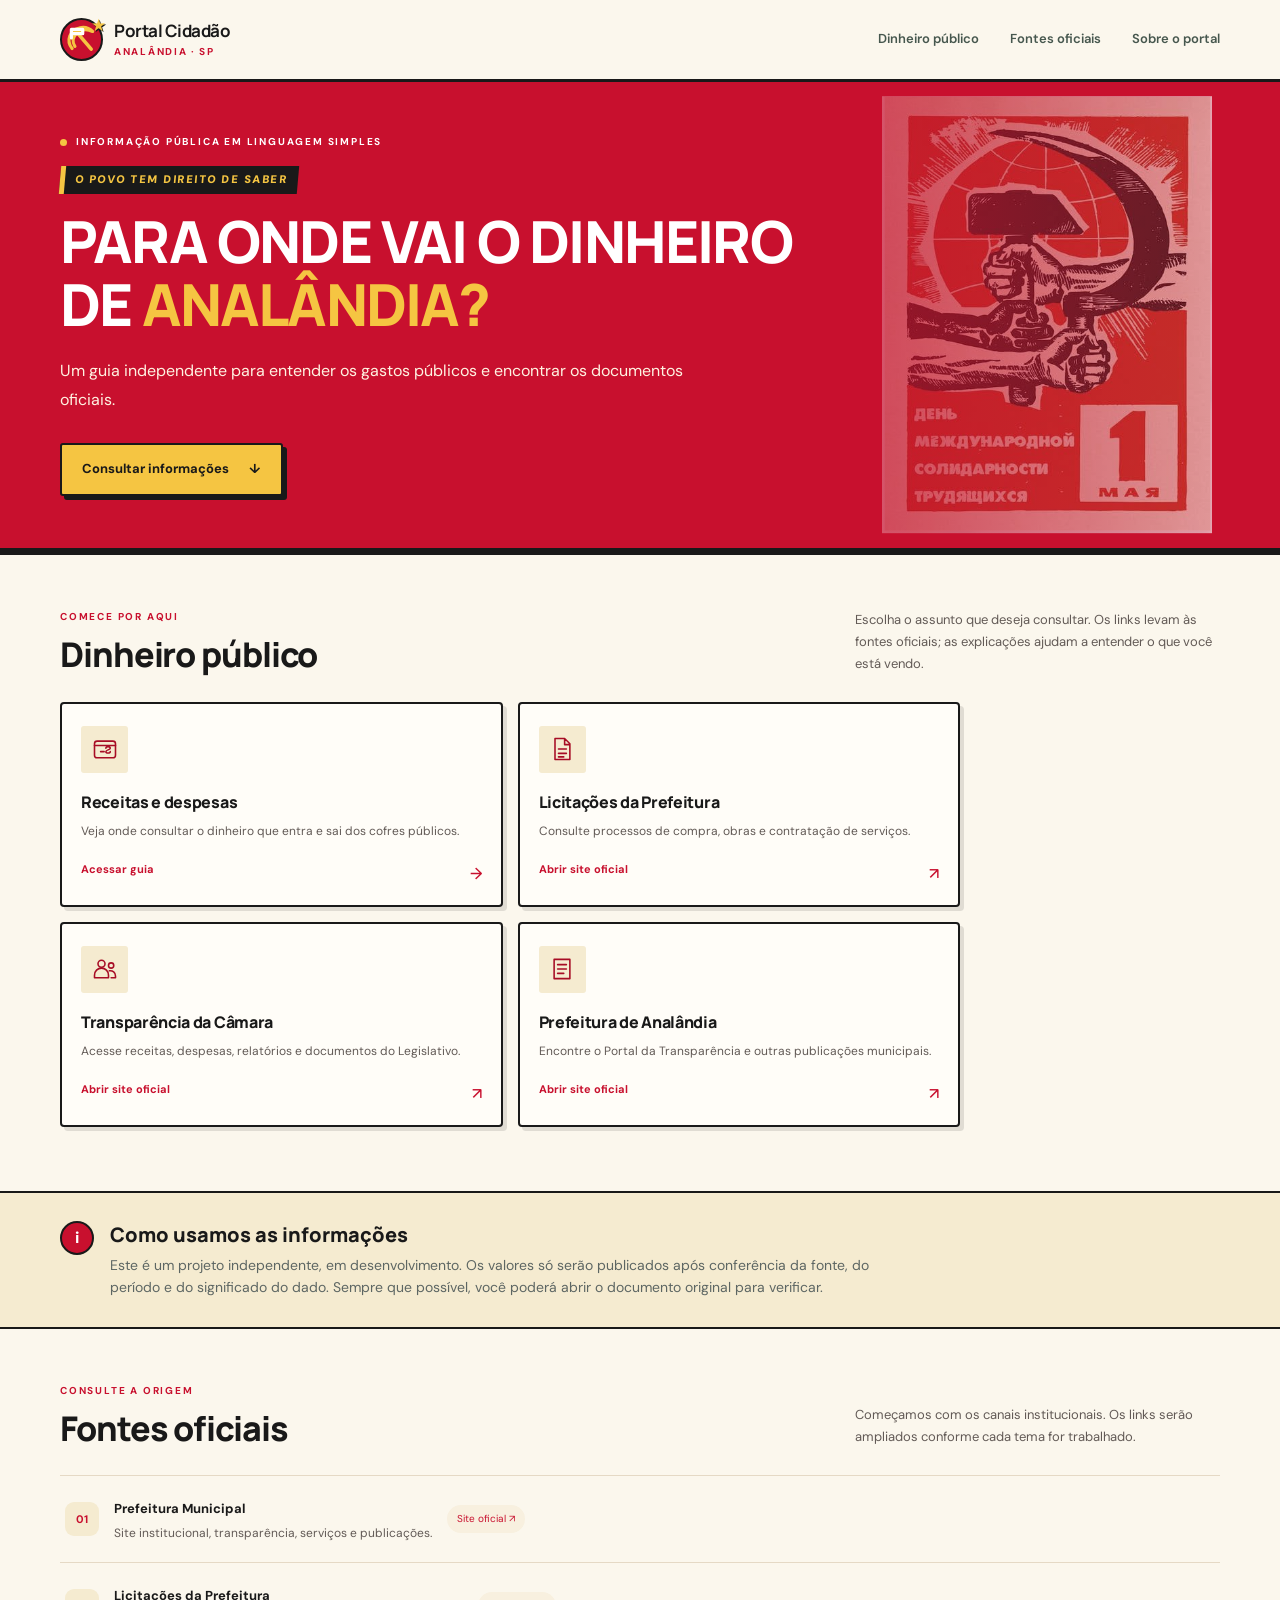
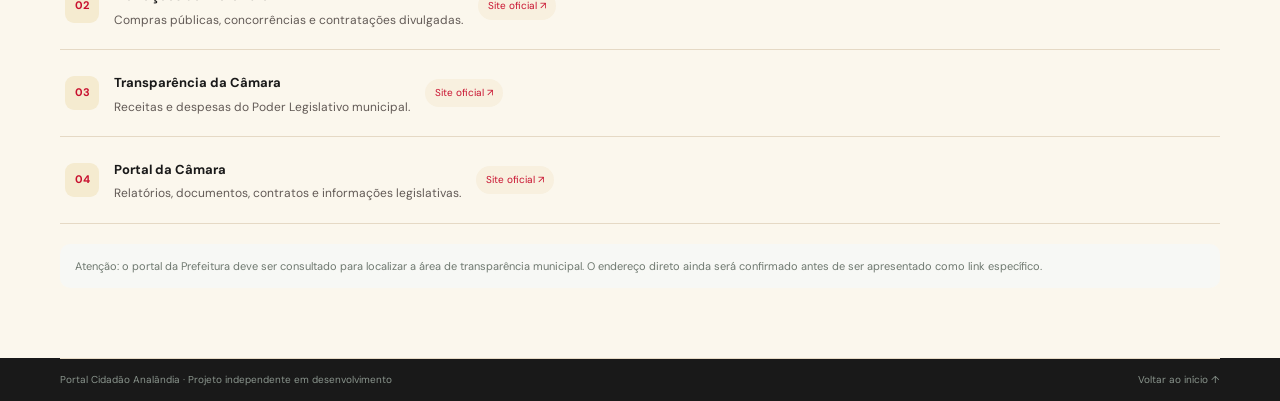
<file: index.html>
<!doctype html>
<html lang="pt-BR">
<head>
  <meta charset="utf-8">
  <meta name="viewport" content="width=device-width, initial-scale=1">
  <meta name="description" content="Portal Cidadão Analândia: entenda o dinheiro público e consulte fontes oficiais.">
  <meta name="theme-color" content="#8f1d2c">
  <title>Portal Cidadão Analândia</title>
  <link rel="stylesheet" href="styles.css">
</head>
<body>
  <a class="skip-link" href="#conteudo">Pular para o conteúdo</a>
  <header class="site-header">
    <div class="header-inner">
      <a class="brand" href="index.html" aria-label="Portal Cidadão Analândia — início">
        <span class="brand-mark" aria-hidden="true"><svg viewBox="0 0 48 48"><g fill="none" stroke-linecap="round" stroke-linejoin="round"><path d="M10 36C1 25 7 10 20 7c7-2 14 0 19 5-8-4-17-3-23 3-5 5-6 12-2 18" stroke="#F5C542" stroke-width="4.5"/><path d="M15 11l22 26" stroke="#F5C542" stroke-width="5"/><path d="M9 9h16v6H9zM9 9v12" stroke="#fff" stroke-width="4.5"/></g></svg></span>
        <span class="brand-copy"><strong>Portal Cidadão</strong><small>ANALÂNDIA · SP</small></span>
      </a>
      <button class="menu-toggle" id="menuToggle" aria-expanded="false" aria-controls="mainNav" aria-label="Abrir menu"><span></span><span></span><span></span></button>
      <nav class="main-nav" id="mainNav" aria-label="Navegação principal">
        <a href="#dinheiro">Dinheiro público</a>
        <a href="#fontes">Fontes oficiais</a>
        <a href="#sobre">Sobre o portal</a>
      </nav>
    </div>
  </header>

  <main id="conteudo">
    <section class="hero simple-hero" id="inicio">
      <div class="hero-inner simple-hero-inner">
        <div class="hero-copy">
          <p class="eyebrow"><span class="eyebrow-dot"></span> INFORMAÇÃO PÚBLICA EM LINGUAGEM SIMPLES</p>
          <p class="poster-ribbon">O POVO TEM DIREITO DE SABER</p>
          <h1>Para onde vai o dinheiro de <span>Analândia?</span></h1>
          <p class="hero-text">Um guia independente para entender os gastos públicos e encontrar os documentos oficiais.</p>
          <a class="primary-button" href="#dinheiro">Consultar informações <span aria-hidden="true">↓</span></a>
        </div>
      </div>
    </section>

    <section class="areas section-wrap simple-section" id="dinheiro">
      <div class="section-heading">
        <div><p class="eyebrow dark-eyebrow">COMECE POR AQUI</p><h2>Dinheiro público</h2></div>
        <p>Escolha o assunto que deseja consultar. Os links levam às fontes oficiais; as explicações ajudam a entender o que você está vendo.</p>
      </div>
      <div class="area-grid simple-grid">
        <a class="area-card" href="pages/dinheiro-publico.html">
          <span class="area-icon icon-money" aria-hidden="true"><svg viewBox="0 0 32 32"><rect x="4" y="7" width="24" height="19" rx="3"/><path d="M4 12h24M11 19h4m2-4c0-2 5-2 5 0s-5 2-5 4 5 2 5 0"/></svg></span>
          <span class="card-title">Receitas e despesas</span><span class="card-description">Veja onde consultar o dinheiro que entra e sai dos cofres públicos.</span><span class="card-link">Acessar guia <b aria-hidden="true">→</b></span>
        </a>
        <a class="area-card" href="https://analandia.sp.gov.br/licitacao" target="_blank" rel="noopener noreferrer">
          <span class="area-icon icon-contract" aria-hidden="true"><svg viewBox="0 0 32 32"><path d="M8 4h11l6 6v18H8zM19 4v7h6M12 16h9m-9 5h9m-9 4h6"/></svg></span>
          <span class="card-title">Licitações da Prefeitura</span><span class="card-description">Consulte processos de compra, obras e contratação de serviços.</span><span class="card-link">Abrir site oficial <b aria-hidden="true">↗</b></span>
        </a>
        <a class="area-card" href="https://camaraanalandia.sp.gov.br/portal/" target="_blank" rel="noopener noreferrer">
          <span class="area-icon icon-people" aria-hidden="true"><svg viewBox="0 0 32 32"><circle cx="12" cy="10" r="4"/><circle cx="23" cy="12" r="3"/><path d="M4 26v-3a8 8 0 0 1 16 0v3zm17-8a6 6 0 0 1 7 6v2h-5"/></svg></span>
          <span class="card-title">Transparência da Câmara</span><span class="card-description">Acesse receitas, despesas, relatórios e documentos do Legislativo.</span><span class="card-link">Abrir site oficial <b aria-hidden="true">↗</b></span>
        </a>
        <a class="area-card" href="https://www.analandia.sp.gov.br/" target="_blank" rel="noopener noreferrer">
          <span class="area-icon icon-law" aria-hidden="true"><svg viewBox="0 0 32 32"><path d="M7 5h18v22H7zM11 11h10m-10 5h10m-10 5h7"/></svg></span>
          <span class="card-title">Prefeitura de Analândia</span><span class="card-description">Encontre o Portal da Transparência e outras publicações municipais.</span><span class="card-link">Abrir site oficial <b aria-hidden="true">↗</b></span>
        </a>
      </div>
    </section>

    <section class="simple-note" id="sobre">
      <div class="section-wrap simple-note-inner">
        <span class="simple-note-mark" aria-hidden="true">i</span>
        <div><h2>Como usamos as informações</h2><p>Este é um projeto independente, em desenvolvimento. Os valores só serão publicados após conferência da fonte, do período e do significado do dado. Sempre que possível, você poderá abrir o documento original para verificar.</p></div>
      </div>
    </section>

    <section class="sources section-wrap simple-sources" id="fontes">
      <div class="section-heading">
        <div><p class="eyebrow dark-eyebrow">CONSULTE A ORIGEM</p><h2>Fontes oficiais</h2></div>
        <p>Começamos com os canais institucionais. Os links serão ampliados conforme cada tema for trabalhado.</p>
      </div>
      <div class="source-list">
        <a class="source-item source-link" href="https://www.analandia.sp.gov.br/" target="_blank" rel="noopener noreferrer"><span class="source-symbol">01</span><div><strong>Prefeitura Municipal</strong><p>Site institucional, transparência, serviços e publicações.</p></div><span class="source-status">Site oficial ↗</span></a>
        <a class="source-item source-link" href="https://analandia.sp.gov.br/licitacao" target="_blank" rel="noopener noreferrer"><span class="source-symbol">02</span><div><strong>Licitações da Prefeitura</strong><p>Compras públicas, concorrências e contratações divulgadas.</p></div><span class="source-status">Site oficial ↗</span></a>
        <a class="source-item source-link" href="https://camaraanalandia.sp.gov.br/transparencia/" target="_blank" rel="noopener noreferrer"><span class="source-symbol">03</span><div><strong>Transparência da Câmara</strong><p>Receitas e despesas do Poder Legislativo municipal.</p></div><span class="source-status">Site oficial ↗</span></a>
        <a class="source-item source-link" href="https://camaraanalandia.sp.gov.br/portal/" target="_blank" rel="noopener noreferrer"><span class="source-symbol">04</span><div><strong>Portal da Câmara</strong><p>Relatórios, documentos, contratos e informações legislativas.</p></div><span class="source-status">Site oficial ↗</span></a>
      </div>
      <p class="source-note">Atenção: o portal da Prefeitura deve ser consultado para localizar a área de transparência municipal. O endereço direto ainda será confirmado antes de ser apresentado como link específico.</p>
    </section>
  </main>

  <footer class="site-footer"><div class="footer-bottom"><span>Portal Cidadão Analândia · Projeto independente em desenvolvimento</span><a href="#inicio">Voltar ao início ↑</a></div></footer>
  <script src="script.js"></script>
</body>
</html>
</file>
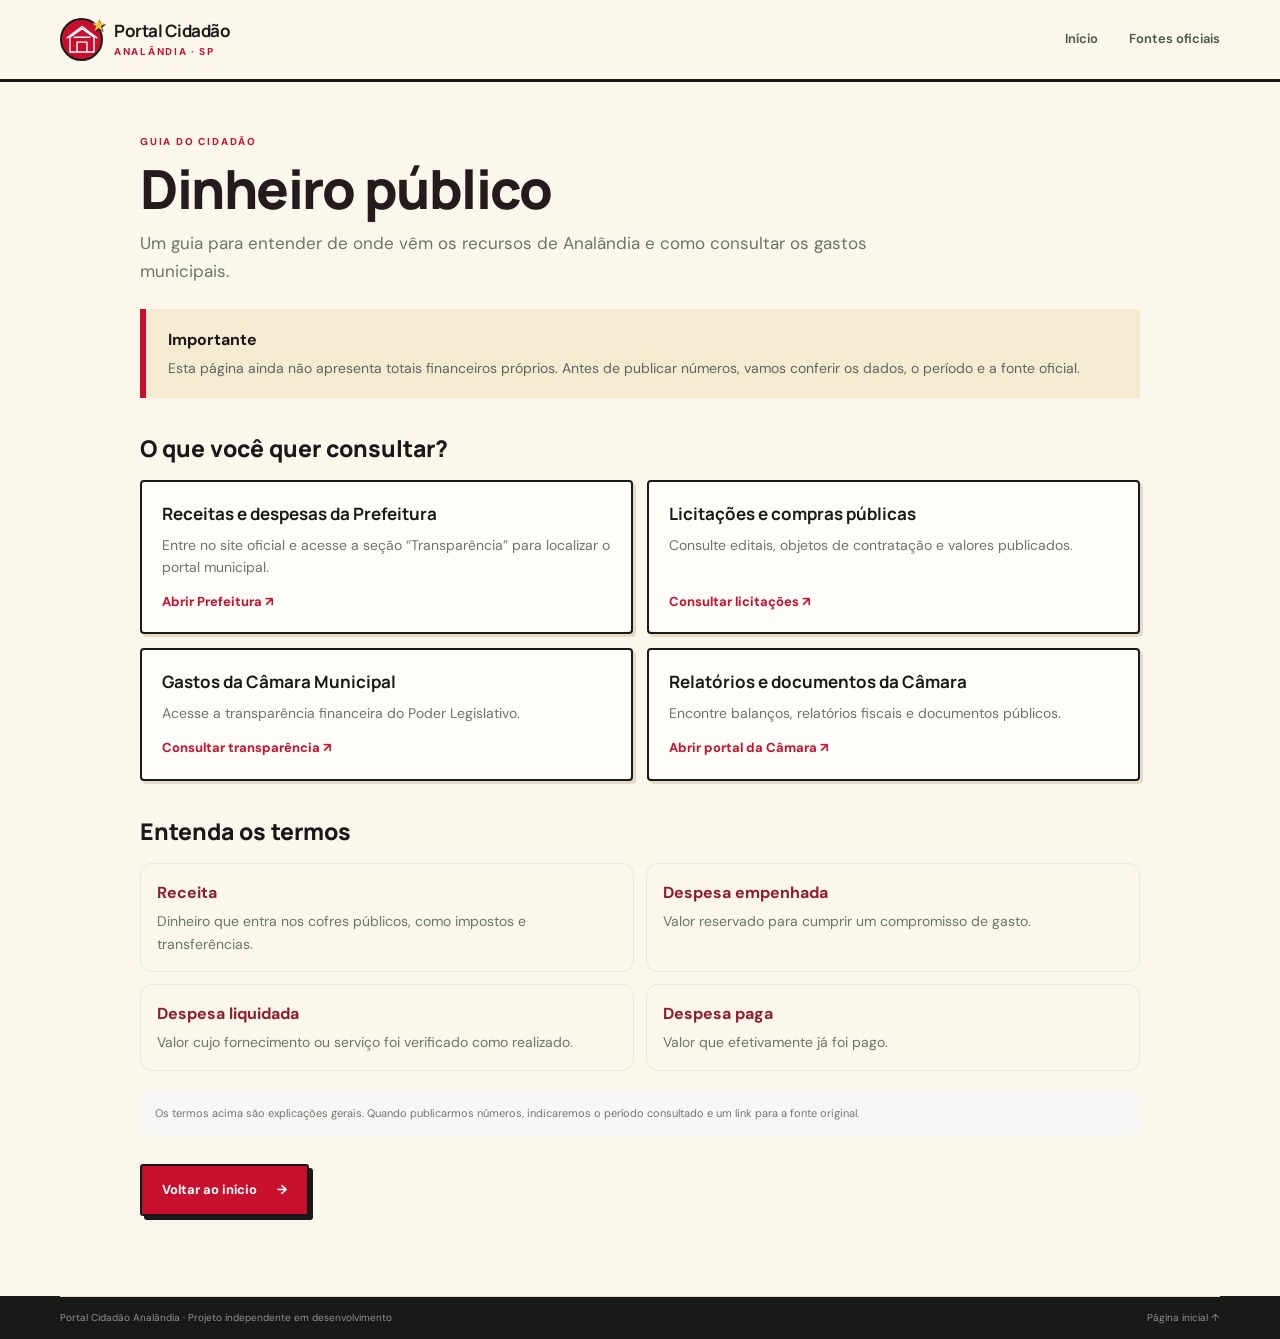
<file: dinheiro-publico.html>
<!doctype html>
<html lang="pt-BR">
<head>
  <meta charset="utf-8"><meta name="viewport" content="width=device-width,initial-scale=1">
  <meta name="theme-color" content="#8f1d2c">
  <title>Dinheiro público | Portal Cidadão Analândia</title>
  <link rel="stylesheet" href="../styles.css">
</head>
<body>
<header class="site-header"><div class="header-inner">
  <a class="brand" href="../index.html"><span class="brand-mark"><svg viewBox="0 0 48 48"><path d="M7 20 24 8l17 12v21H7zM3 21 24 5l21 16M17 41V27h14v14M13 20h22"/></svg></span><span class="brand-copy"><strong>Portal Cidadão</strong><small>ANALÂNDIA · SP</small></span></a>
  <nav class="main-nav"><a href="../index.html#dinheiro">Início</a><a href="../index.html#fontes">Fontes oficiais</a></nav>
</div></header>
<main class="section-wrap money-page">
  <p class="eyebrow dark-eyebrow">GUIA DO CIDADÃO</p>
  <h1>Dinheiro público</h1>
  <p class="money-intro">Um guia para entender de onde vêm os recursos de Analândia e como consultar os gastos municipais.</p>

  <div class="money-callout"><strong>Importante</strong><p>Esta página ainda não apresenta totais financeiros próprios. Antes de publicar números, vamos conferir os dados, o período e a fonte oficial.</p></div>

  <h2>O que você quer consultar?</h2>
  <div class="money-links">
    <a class="money-link-card" href="https://www.analandia.sp.gov.br/" target="_blank" rel="noopener noreferrer"><strong>Receitas e despesas da Prefeitura</strong><span>Entre no site oficial e acesse a seção “Transparência” para localizar o portal municipal.</span><b>Abrir Prefeitura ↗</b></a>
    <a class="money-link-card" href="https://analandia.sp.gov.br/licitacao" target="_blank" rel="noopener noreferrer"><strong>Licitações e compras públicas</strong><span>Consulte editais, objetos de contratação e valores publicados.</span><b>Consultar licitações ↗</b></a>
    <a class="money-link-card" href="https://camaraanalandia.sp.gov.br/transparencia/" target="_blank" rel="noopener noreferrer"><strong>Gastos da Câmara Municipal</strong><span>Acesse a transparência financeira do Poder Legislativo.</span><b>Consultar transparência ↗</b></a>
    <a class="money-link-card" href="https://camaraanalandia.sp.gov.br/portal/" target="_blank" rel="noopener noreferrer"><strong>Relatórios e documentos da Câmara</strong><span>Encontre balanços, relatórios fiscais e documentos públicos.</span><b>Abrir portal da Câmara ↗</b></a>
  </div>

  <h2>Entenda os termos</h2>
  <div class="glossary-list">
    <div><strong>Receita</strong><p>Dinheiro que entra nos cofres públicos, como impostos e transferências.</p></div>
    <div><strong>Despesa empenhada</strong><p>Valor reservado para cumprir um compromisso de gasto.</p></div>
    <div><strong>Despesa liquidada</strong><p>Valor cujo fornecimento ou serviço foi verificado como realizado.</p></div>
    <div><strong>Despesa paga</strong><p>Valor que efetivamente já foi pago.</p></div>
  </div>
  <p class="source-note">Os termos acima são explicações gerais. Quando publicarmos números, indicaremos o período consultado e um link para a fonte original.</p>
  <a class="primary-button money-back" href="../index.html">Voltar ao início <span>→</span></a>
</main>
<footer class="site-footer"><div class="footer-bottom"><span>Portal Cidadão Analândia · Projeto independente em desenvolvimento</span><a href="../index.html">Página inicial ↑</a></div></footer>
</body></html>
</file>
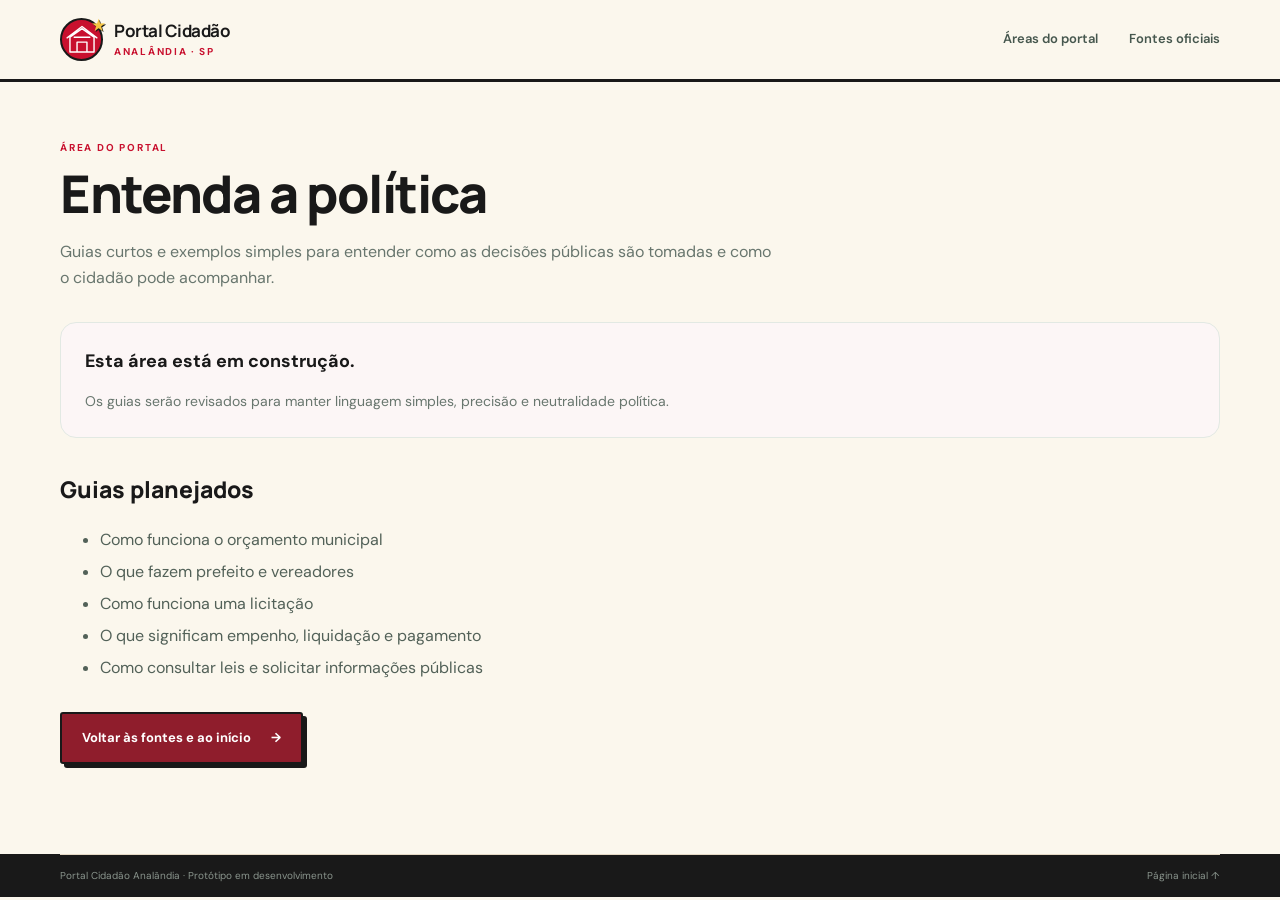
<file: entenda-politica.html>
<!doctype html>
<html lang="pt-BR"><head><meta charset="utf-8"><meta name="viewport" content="width=device-width,initial-scale=1"><meta name="theme-color" content="#8f1d2c"><title>Entenda a política | Portal Cidadão Analândia</title><link rel="stylesheet" href="../styles.css"></head><body><header class="site-header"><div class="header-inner"><a class="brand" href="../index.html"><span class="brand-mark"><svg viewBox="0 0 48 48"><path d="M7 20 24 8l17 12v21H7zM3 21 24 5l21 16M17 41V27h14v14M13 20h22"/></svg></span><span class="brand-copy"><strong>Portal Cidadão</strong><small>ANALÂNDIA · SP</small></span></a><nav class="main-nav"><a href="../index.html#areas">Áreas do portal</a><a href="../index.html#fontes">Fontes oficiais</a></nav></div></header><main class="section-wrap" style="padding-block:58px 90px"><p class="eyebrow dark-eyebrow">ÁREA DO PORTAL</p><h1 style="font:800 clamp(32px,5vw,52px) Manrope,sans-serif;line-height:1.12;letter-spacing:-1.5px;margin:0 0 16px">Entenda a política</h1><p style="max-width:720px;color:#68766e;font-size:16px">Guias curtos e exemplos simples para entender como as decisões públicas são tomadas e como o cidadão pode acompanhar.</p><div style="margin-top:32px;padding:24px;border:1px solid #e2e9e3;border-radius:16px;background:#fcf6f6"><strong style="font-size:18px">Esta área está em construção.</strong><p style="color:#68766e;font-size:14px;margin-bottom:0">Os guias serão revisados para manter linguagem simples, precisão e neutralidade política.</p></div><h2 style="font:800 23px Manrope,sans-serif;margin-top:35px">Guias planejados</h2><ul style="color:#526158;line-height:2"><li>Como funciona o orçamento municipal</li><li>O que fazem prefeito e vereadores</li><li>Como funciona uma licitação</li><li>O que significam empenho, liquidação e pagamento</li><li>Como consultar leis e solicitar informações públicas</li></ul><a class="primary-button" style="background:#8f1d2c;color:#fff;margin-top:12px" href="../index.html#fontes">Voltar às fontes e ao início <span>→</span></a></main><footer class="site-footer"><div class="footer-bottom"><span>Portal Cidadão Analândia · Protótipo em desenvolvimento</span><a href="../index.html">Página inicial ↑</a></div></footer></body></html>
</file>
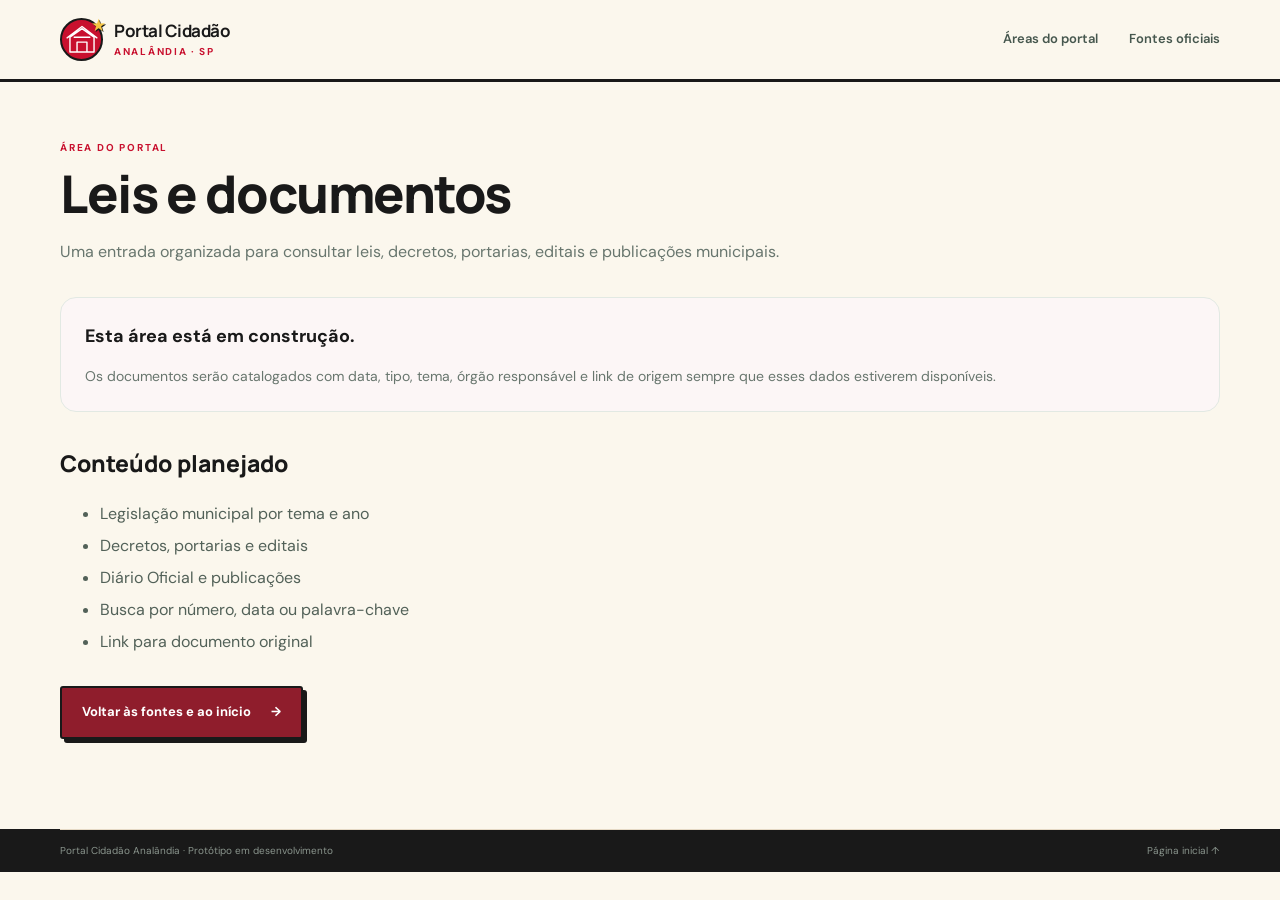
<file: leis-documentos.html>
<!doctype html>
<html lang="pt-BR"><head><meta charset="utf-8"><meta name="viewport" content="width=device-width,initial-scale=1"><meta name="theme-color" content="#8f1d2c"><title>Leis e documentos | Portal Cidadão Analândia</title><link rel="stylesheet" href="../styles.css"></head><body><header class="site-header"><div class="header-inner"><a class="brand" href="../index.html"><span class="brand-mark"><svg viewBox="0 0 48 48"><path d="M7 20 24 8l17 12v21H7zM3 21 24 5l21 16M17 41V27h14v14M13 20h22"/></svg></span><span class="brand-copy"><strong>Portal Cidadão</strong><small>ANALÂNDIA · SP</small></span></a><nav class="main-nav"><a href="../index.html#areas">Áreas do portal</a><a href="../index.html#fontes">Fontes oficiais</a></nav></div></header><main class="section-wrap" style="padding-block:58px 90px"><p class="eyebrow dark-eyebrow">ÁREA DO PORTAL</p><h1 style="font:800 clamp(32px,5vw,52px) Manrope,sans-serif;line-height:1.12;letter-spacing:-1.5px;margin:0 0 16px">Leis e documentos</h1><p style="max-width:720px;color:#68766e;font-size:16px">Uma entrada organizada para consultar leis, decretos, portarias, editais e publicações municipais.</p><div style="margin-top:32px;padding:24px;border:1px solid #e2e9e3;border-radius:16px;background:#fcf6f6"><strong style="font-size:18px">Esta área está em construção.</strong><p style="color:#68766e;font-size:14px;margin-bottom:0">Os documentos serão catalogados com data, tipo, tema, órgão responsável e link de origem sempre que esses dados estiverem disponíveis.</p></div><h2 style="font:800 23px Manrope,sans-serif;margin-top:35px">Conteúdo planejado</h2><ul style="color:#526158;line-height:2"><li>Legislação municipal por tema e ano</li><li>Decretos, portarias e editais</li><li>Diário Oficial e publicações</li><li>Busca por número, data ou palavra-chave</li><li>Link para documento original</li></ul><a class="primary-button" style="background:#8f1d2c;color:#fff;margin-top:12px" href="../index.html#fontes">Voltar às fontes e ao início <span>→</span></a></main><footer class="site-footer"><div class="footer-bottom"><span>Portal Cidadão Analândia · Protótipo em desenvolvimento</span><a href="../index.html">Página inicial ↑</a></div></footer></body></html>
</file>
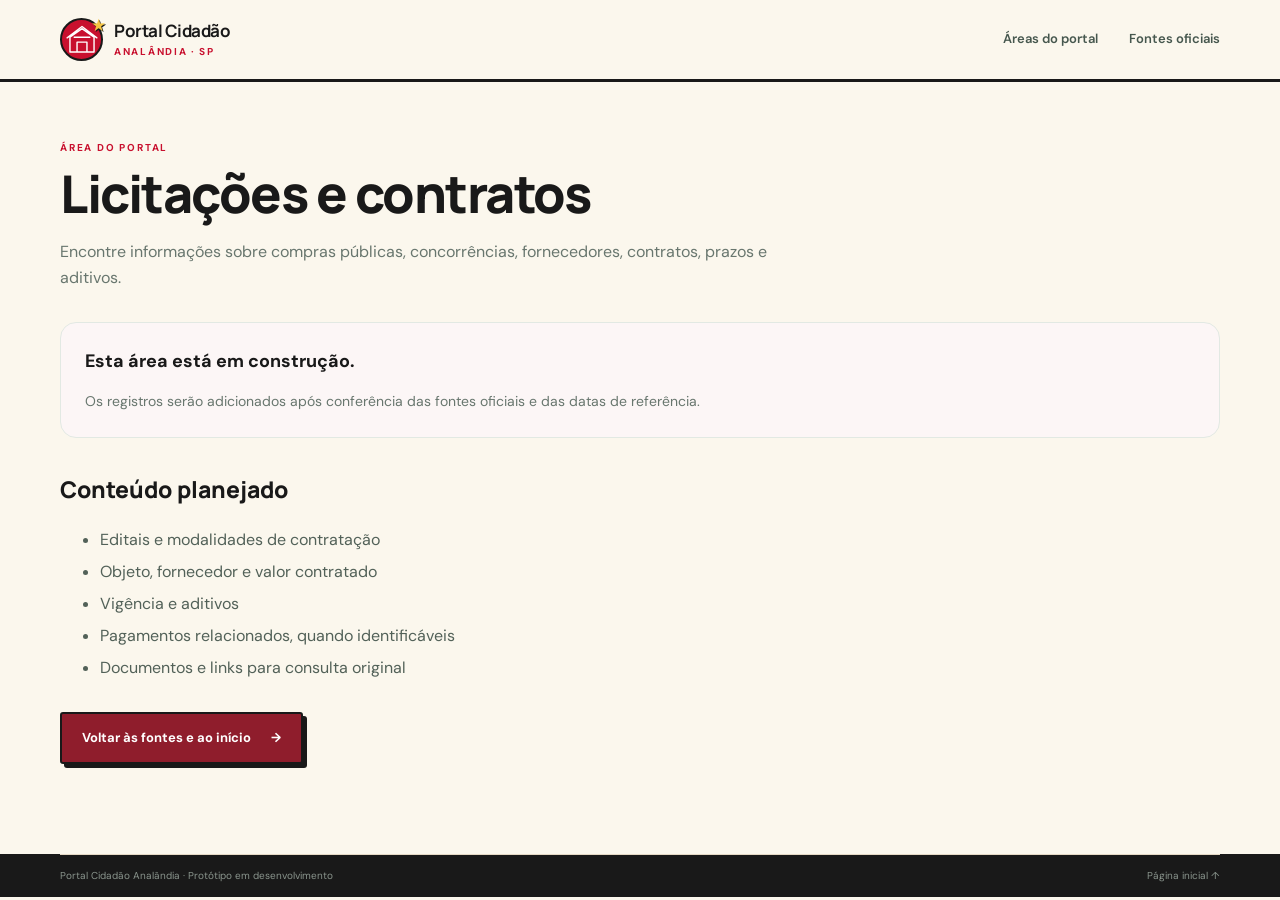
<file: licitacoes-contratos.html>
<!doctype html>
<html lang="pt-BR"><head><meta charset="utf-8"><meta name="viewport" content="width=device-width,initial-scale=1"><meta name="theme-color" content="#8f1d2c"><title>Licitações e contratos | Portal Cidadão Analândia</title><link rel="stylesheet" href="../styles.css"></head><body><header class="site-header"><div class="header-inner"><a class="brand" href="../index.html"><span class="brand-mark"><svg viewBox="0 0 48 48"><path d="M7 20 24 8l17 12v21H7zM3 21 24 5l21 16M17 41V27h14v14M13 20h22"/></svg></span><span class="brand-copy"><strong>Portal Cidadão</strong><small>ANALÂNDIA · SP</small></span></a><nav class="main-nav"><a href="../index.html#areas">Áreas do portal</a><a href="../index.html#fontes">Fontes oficiais</a></nav></div></header><main class="section-wrap" style="padding-block:58px 90px"><p class="eyebrow dark-eyebrow">ÁREA DO PORTAL</p><h1 style="font:800 clamp(32px,5vw,52px) Manrope,sans-serif;line-height:1.12;letter-spacing:-1.5px;margin:0 0 16px">Licitações e contratos</h1><p style="max-width:720px;color:#68766e;font-size:16px">Encontre informações sobre compras públicas, concorrências, fornecedores, contratos, prazos e aditivos.</p><div style="margin-top:32px;padding:24px;border:1px solid #e2e9e3;border-radius:16px;background:#fcf6f6"><strong style="font-size:18px">Esta área está em construção.</strong><p style="color:#68766e;font-size:14px;margin-bottom:0">Os registros serão adicionados após conferência das fontes oficiais e das datas de referência.</p></div><h2 style="font:800 23px Manrope,sans-serif;margin-top:35px">Conteúdo planejado</h2><ul style="color:#526158;line-height:2"><li>Editais e modalidades de contratação</li><li>Objeto, fornecedor e valor contratado</li><li>Vigência e aditivos</li><li>Pagamentos relacionados, quando identificáveis</li><li>Documentos e links para consulta original</li></ul><a class="primary-button" style="background:#8f1d2c;color:#fff;margin-top:12px" href="../index.html#fontes">Voltar às fontes e ao início <span>→</span></a></main><footer class="site-footer"><div class="footer-bottom"><span>Portal Cidadão Analândia · Protótipo em desenvolvimento</span><a href="../index.html">Página inicial ↑</a></div></footer></body></html>
</file>
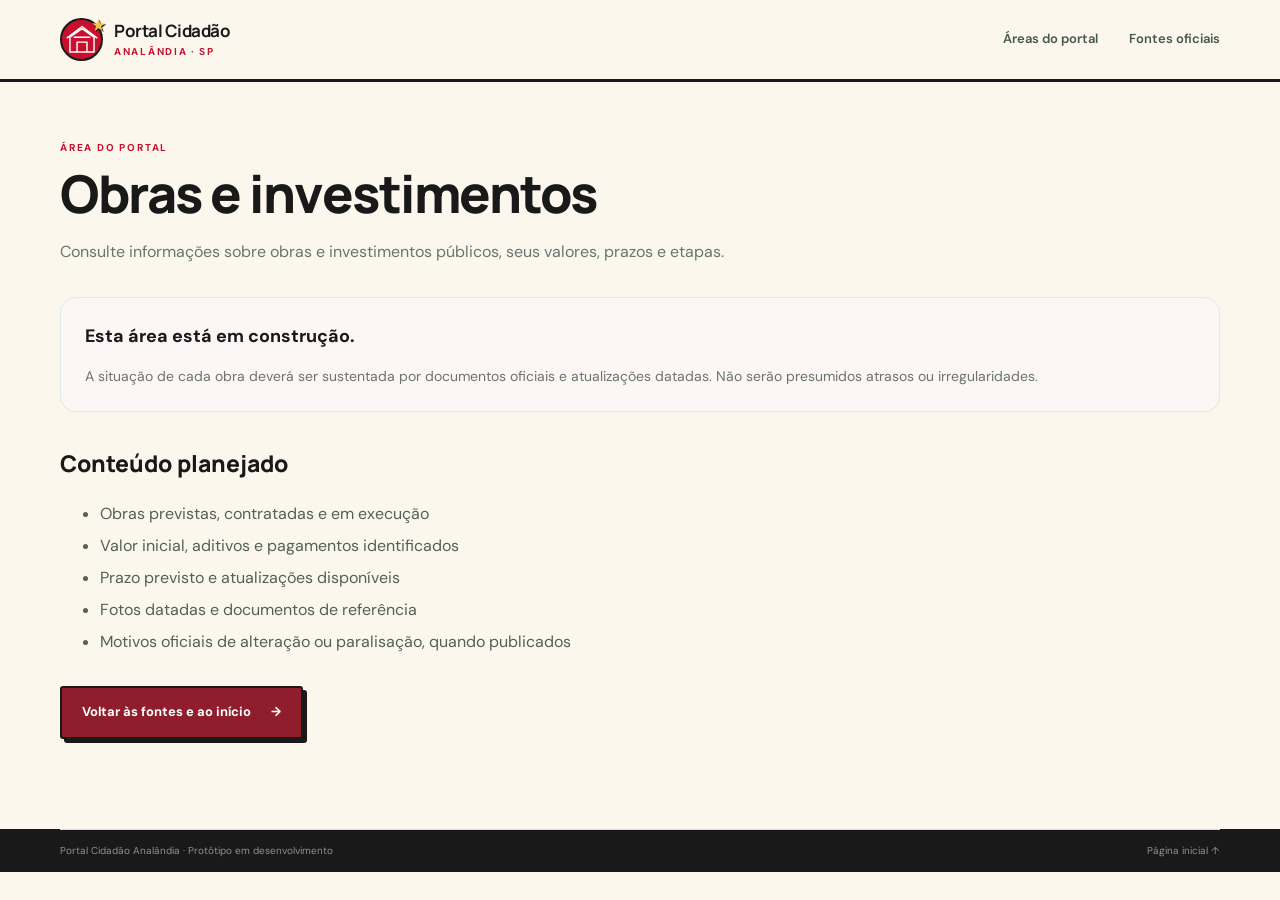
<file: obras-investimentos.html>
<!doctype html>
<html lang="pt-BR"><head><meta charset="utf-8"><meta name="viewport" content="width=device-width,initial-scale=1"><meta name="theme-color" content="#8f1d2c"><title>Obras e investimentos | Portal Cidadão Analândia</title><link rel="stylesheet" href="../styles.css"></head><body><header class="site-header"><div class="header-inner"><a class="brand" href="../index.html"><span class="brand-mark"><svg viewBox="0 0 48 48"><path d="M7 20 24 8l17 12v21H7zM3 21 24 5l21 16M17 41V27h14v14M13 20h22"/></svg></span><span class="brand-copy"><strong>Portal Cidadão</strong><small>ANALÂNDIA · SP</small></span></a><nav class="main-nav"><a href="../index.html#areas">Áreas do portal</a><a href="../index.html#fontes">Fontes oficiais</a></nav></div></header><main class="section-wrap" style="padding-block:58px 90px"><p class="eyebrow dark-eyebrow">ÁREA DO PORTAL</p><h1 style="font:800 clamp(32px,5vw,52px) Manrope,sans-serif;line-height:1.12;letter-spacing:-1.5px;margin:0 0 16px">Obras e investimentos</h1><p style="max-width:720px;color:#68766e;font-size:16px">Consulte informações sobre obras e investimentos públicos, seus valores, prazos e etapas.</p><div style="margin-top:32px;padding:24px;border:1px solid #e2e9e3;border-radius:16px;background:#fcf6f6"><strong style="font-size:18px">Esta área está em construção.</strong><p style="color:#68766e;font-size:14px;margin-bottom:0">A situação de cada obra deverá ser sustentada por documentos oficiais e atualizações datadas. Não serão presumidos atrasos ou irregularidades.</p></div><h2 style="font:800 23px Manrope,sans-serif;margin-top:35px">Conteúdo planejado</h2><ul style="color:#526158;line-height:2"><li>Obras previstas, contratadas e em execução</li><li>Valor inicial, aditivos e pagamentos identificados</li><li>Prazo previsto e atualizações disponíveis</li><li>Fotos datadas e documentos de referência</li><li>Motivos oficiais de alteração ou paralisação, quando publicados</li></ul><a class="primary-button" style="background:#8f1d2c;color:#fff;margin-top:12px" href="../index.html#fontes">Voltar às fontes e ao início <span>→</span></a></main><footer class="site-footer"><div class="footer-bottom"><span>Portal Cidadão Analândia · Protótipo em desenvolvimento</span><a href="../index.html">Página inicial ↑</a></div></footer></body></html>
</file>
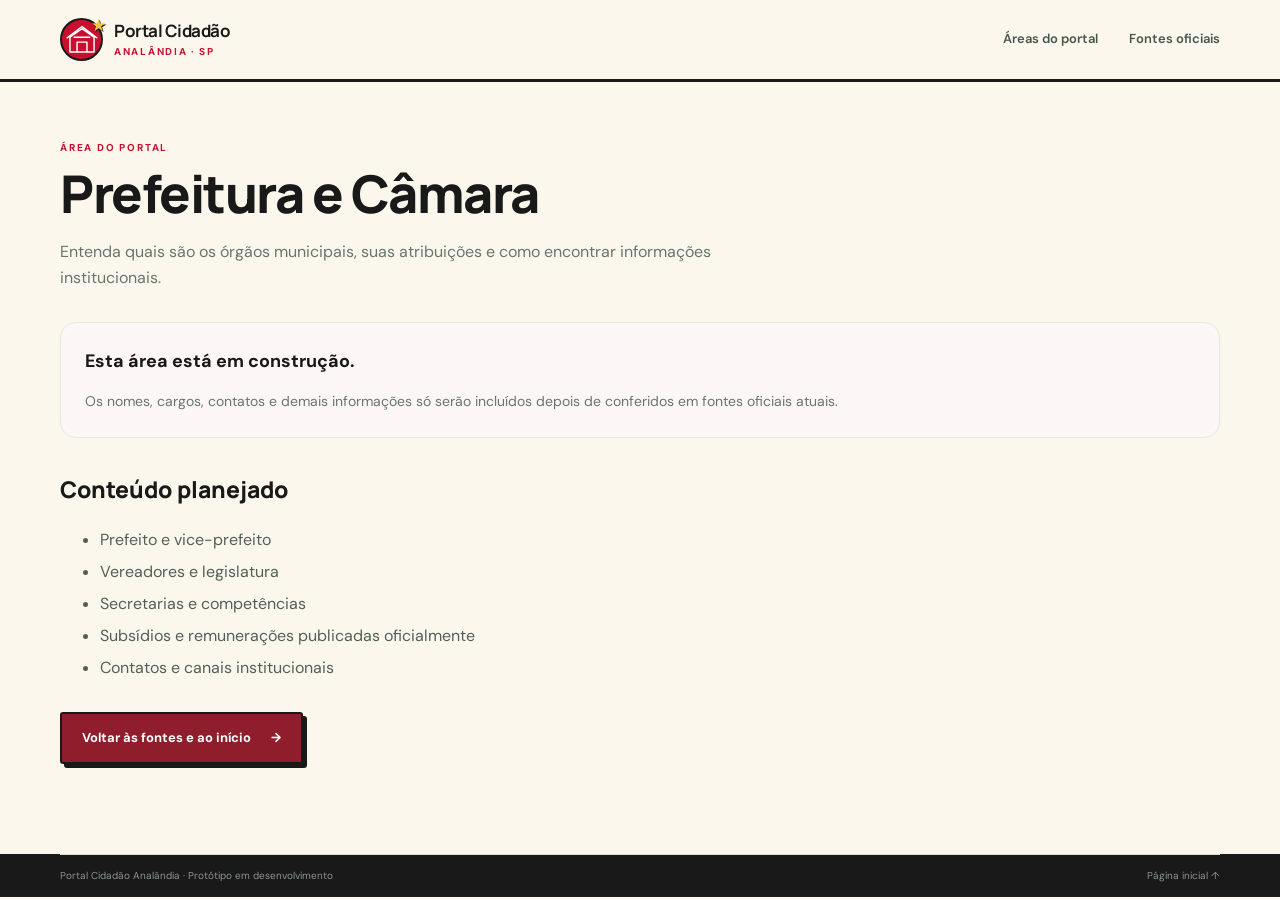
<file: prefeitura-camara.html>
<!doctype html>
<html lang="pt-BR"><head><meta charset="utf-8"><meta name="viewport" content="width=device-width,initial-scale=1"><meta name="theme-color" content="#8f1d2c"><title>Prefeitura e Câmara | Portal Cidadão Analândia</title><link rel="stylesheet" href="../styles.css"></head><body><header class="site-header"><div class="header-inner"><a class="brand" href="../index.html"><span class="brand-mark"><svg viewBox="0 0 48 48"><path d="M7 20 24 8l17 12v21H7zM3 21 24 5l21 16M17 41V27h14v14M13 20h22"/></svg></span><span class="brand-copy"><strong>Portal Cidadão</strong><small>ANALÂNDIA · SP</small></span></a><nav class="main-nav"><a href="../index.html#areas">Áreas do portal</a><a href="../index.html#fontes">Fontes oficiais</a></nav></div></header><main class="section-wrap" style="padding-block:58px 90px"><p class="eyebrow dark-eyebrow">ÁREA DO PORTAL</p><h1 style="font:800 clamp(32px,5vw,52px) Manrope,sans-serif;line-height:1.12;letter-spacing:-1.5px;margin:0 0 16px">Prefeitura e Câmara</h1><p style="max-width:720px;color:#68766e;font-size:16px">Entenda quais são os órgãos municipais, suas atribuições e como encontrar informações institucionais.</p><div style="margin-top:32px;padding:24px;border:1px solid #e2e9e3;border-radius:16px;background:#fcf6f6"><strong style="font-size:18px">Esta área está em construção.</strong><p style="color:#68766e;font-size:14px;margin-bottom:0">Os nomes, cargos, contatos e demais informações só serão incluídos depois de conferidos em fontes oficiais atuais.</p></div><h2 style="font:800 23px Manrope,sans-serif;margin-top:35px">Conteúdo planejado</h2><ul style="color:#526158;line-height:2"><li>Prefeito e vice-prefeito</li><li>Vereadores e legislatura</li><li>Secretarias e competências</li><li>Subsídios e remunerações publicadas oficialmente</li><li>Contatos e canais institucionais</li></ul><a class="primary-button" style="background:#8f1d2c;color:#fff;margin-top:12px" href="../index.html#fontes">Voltar às fontes e ao início <span>→</span></a></main><footer class="site-footer"><div class="footer-bottom"><span>Portal Cidadão Analândia · Protótipo em desenvolvimento</span><a href="../index.html">Página inicial ↑</a></div></footer></body></html>
</file>
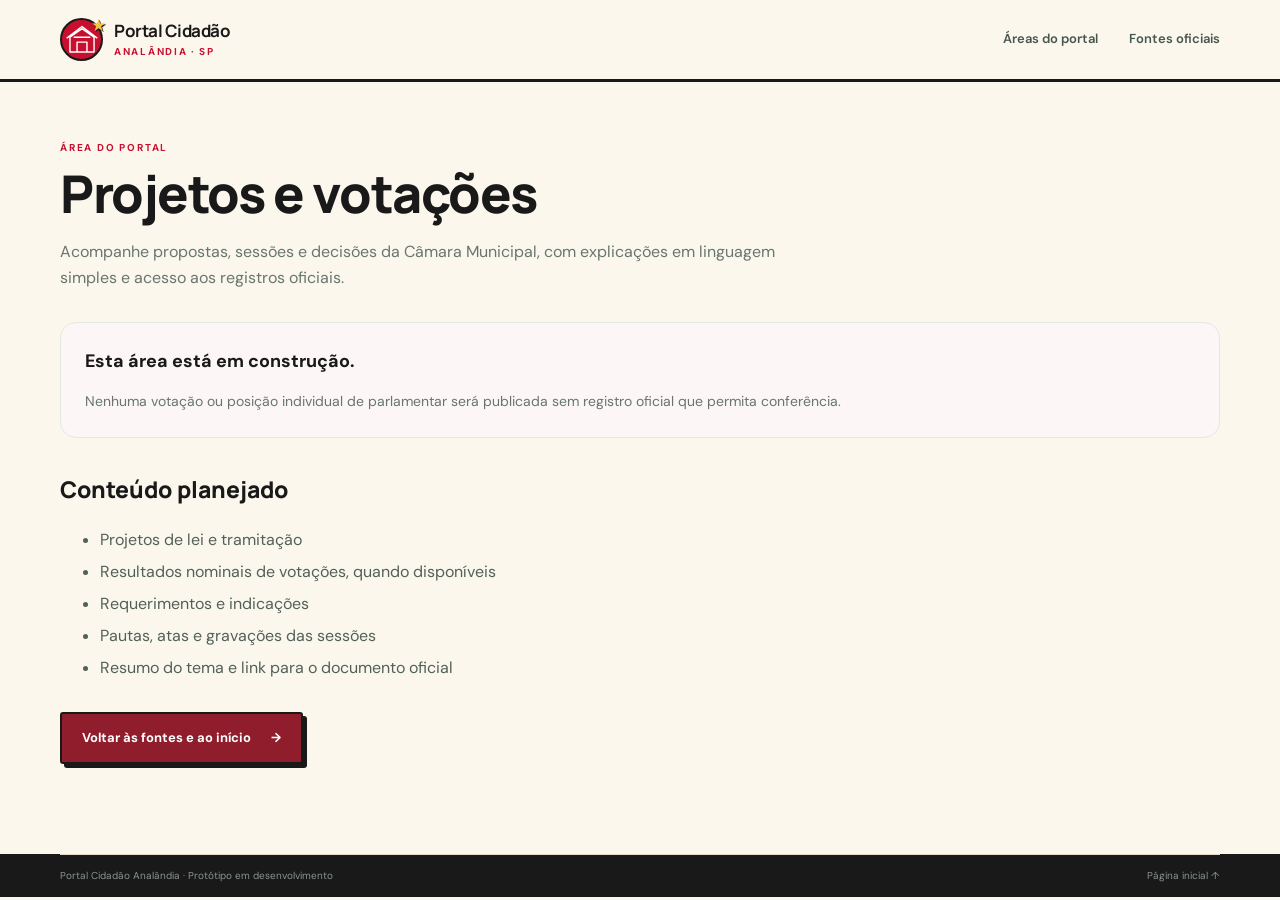
<file: projetos-votacoes.html>
<!doctype html>
<html lang="pt-BR"><head><meta charset="utf-8"><meta name="viewport" content="width=device-width,initial-scale=1"><meta name="theme-color" content="#8f1d2c"><title>Projetos e votações | Portal Cidadão Analândia</title><link rel="stylesheet" href="../styles.css"></head><body><header class="site-header"><div class="header-inner"><a class="brand" href="../index.html"><span class="brand-mark"><svg viewBox="0 0 48 48"><path d="M7 20 24 8l17 12v21H7zM3 21 24 5l21 16M17 41V27h14v14M13 20h22"/></svg></span><span class="brand-copy"><strong>Portal Cidadão</strong><small>ANALÂNDIA · SP</small></span></a><nav class="main-nav"><a href="../index.html#areas">Áreas do portal</a><a href="../index.html#fontes">Fontes oficiais</a></nav></div></header><main class="section-wrap" style="padding-block:58px 90px"><p class="eyebrow dark-eyebrow">ÁREA DO PORTAL</p><h1 style="font:800 clamp(32px,5vw,52px) Manrope,sans-serif;line-height:1.12;letter-spacing:-1.5px;margin:0 0 16px">Projetos e votações</h1><p style="max-width:720px;color:#68766e;font-size:16px">Acompanhe propostas, sessões e decisões da Câmara Municipal, com explicações em linguagem simples e acesso aos registros oficiais.</p><div style="margin-top:32px;padding:24px;border:1px solid #e2e9e3;border-radius:16px;background:#fcf6f6"><strong style="font-size:18px">Esta área está em construção.</strong><p style="color:#68766e;font-size:14px;margin-bottom:0">Nenhuma votação ou posição individual de parlamentar será publicada sem registro oficial que permita conferência.</p></div><h2 style="font:800 23px Manrope,sans-serif;margin-top:35px">Conteúdo planejado</h2><ul style="color:#526158;line-height:2"><li>Projetos de lei e tramitação</li><li>Resultados nominais de votações, quando disponíveis</li><li>Requerimentos e indicações</li><li>Pautas, atas e gravações das sessões</li><li>Resumo do tema e link para o documento oficial</li></ul><a class="primary-button" style="background:#8f1d2c;color:#fff;margin-top:12px" href="../index.html#fontes">Voltar às fontes e ao início <span>→</span></a></main><footer class="site-footer"><div class="footer-bottom"><span>Portal Cidadão Analândia · Protótipo em desenvolvimento</span><a href="../index.html">Página inicial ↑</a></div></footer></body></html>
</file>
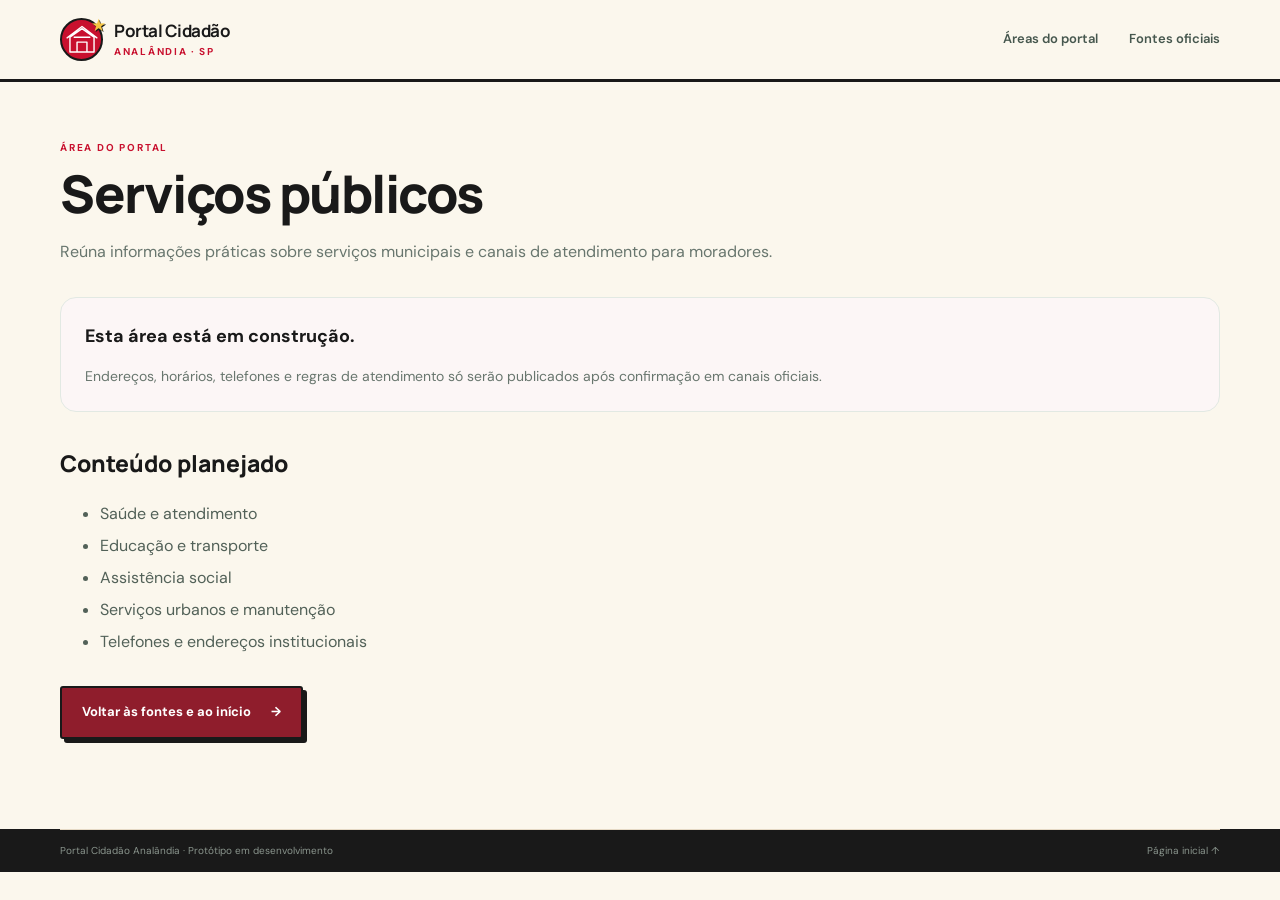
<file: servicos-publicos.html>
<!doctype html>
<html lang="pt-BR"><head><meta charset="utf-8"><meta name="viewport" content="width=device-width,initial-scale=1"><meta name="theme-color" content="#8f1d2c"><title>Serviços públicos | Portal Cidadão Analândia</title><link rel="stylesheet" href="../styles.css"></head><body><header class="site-header"><div class="header-inner"><a class="brand" href="../index.html"><span class="brand-mark"><svg viewBox="0 0 48 48"><path d="M7 20 24 8l17 12v21H7zM3 21 24 5l21 16M17 41V27h14v14M13 20h22"/></svg></span><span class="brand-copy"><strong>Portal Cidadão</strong><small>ANALÂNDIA · SP</small></span></a><nav class="main-nav"><a href="../index.html#areas">Áreas do portal</a><a href="../index.html#fontes">Fontes oficiais</a></nav></div></header><main class="section-wrap" style="padding-block:58px 90px"><p class="eyebrow dark-eyebrow">ÁREA DO PORTAL</p><h1 style="font:800 clamp(32px,5vw,52px) Manrope,sans-serif;line-height:1.12;letter-spacing:-1.5px;margin:0 0 16px">Serviços públicos</h1><p style="max-width:720px;color:#68766e;font-size:16px">Reúna informações práticas sobre serviços municipais e canais de atendimento para moradores.</p><div style="margin-top:32px;padding:24px;border:1px solid #e2e9e3;border-radius:16px;background:#fcf6f6"><strong style="font-size:18px">Esta área está em construção.</strong><p style="color:#68766e;font-size:14px;margin-bottom:0">Endereços, horários, telefones e regras de atendimento só serão publicados após confirmação em canais oficiais.</p></div><h2 style="font:800 23px Manrope,sans-serif;margin-top:35px">Conteúdo planejado</h2><ul style="color:#526158;line-height:2"><li>Saúde e atendimento</li><li>Educação e transporte</li><li>Assistência social</li><li>Serviços urbanos e manutenção</li><li>Telefones e endereços institucionais</li></ul><a class="primary-button" style="background:#8f1d2c;color:#fff;margin-top:12px" href="../index.html#fontes">Voltar às fontes e ao início <span>→</span></a></main><footer class="site-footer"><div class="footer-bottom"><span>Portal Cidadão Analândia · Protótipo em desenvolvimento</span><a href="../index.html">Página inicial ↑</a></div></footer></body></html>
</file>
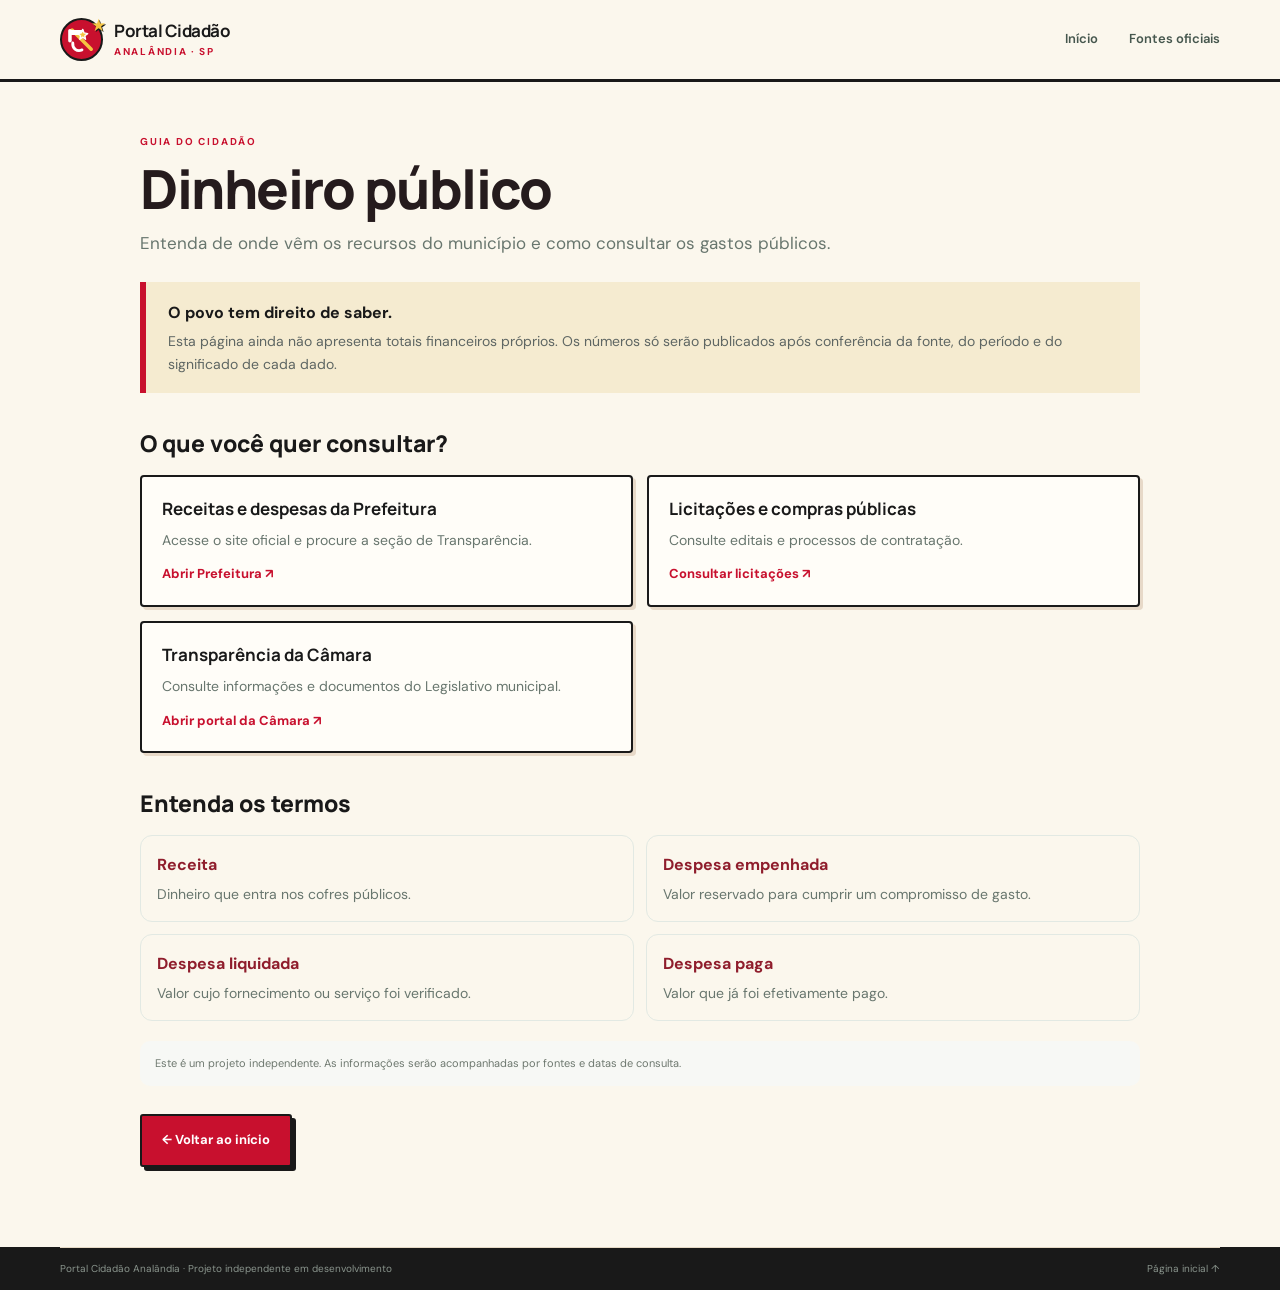
<file: pages/dinheiro-publico.html>
<!doctype html>
<html lang="pt-BR"><head><meta charset="utf-8"><meta name="viewport" content="width=device-width,initial-scale=1"><meta name="theme-color" content="#C8102E"><title>Dinheiro público | Portal Cidadão Analândia</title><link rel="stylesheet" href="../styles.css"></head>
<body><header class="site-header"><div class="header-inner">
<a class="brand" href="../index.html"><span class="brand-mark"><svg viewBox="0 0 48 48" aria-hidden="true"><path d="M10 10l27 27" stroke="#F5C542" stroke-width="5"/><path d="M7 11h18v5H7z" fill="#fff"/><path d="M7 11v14" stroke="#fff" stroke-width="5"/><path d="M11 28c-1 8 6 13 13 10" fill="none" stroke="#fff" stroke-width="4" stroke-linecap="round"/><path d="M25 9l2 5 5 1-4 3 1 5-4-3-4 3 1-5-4-3 5-1z" fill="#F5C542"/></svg></span><span class="brand-copy"><strong>Portal Cidadão</strong><small>ANALÂNDIA · SP</small></span></a>
<nav class="main-nav"><a href="../index.html#dinheiro">Início</a><a href="../index.html#fontes">Fontes oficiais</a></nav></div></header>
<main class="section-wrap money-page"><p class="eyebrow dark-eyebrow">GUIA DO CIDADÃO</p><h1>Dinheiro público</h1>
<p class="money-intro">Entenda de onde vêm os recursos do município e como consultar os gastos públicos.</p>
<div class="money-callout"><strong>O povo tem direito de saber.</strong><p>Esta página ainda não apresenta totais financeiros próprios. Os números só serão publicados após conferência da fonte, do período e do significado de cada dado.</p></div>
<h2>O que você quer consultar?</h2><div class="money-links">
<a class="money-link-card" href="https://www.analandia.sp.gov.br/" target="_blank" rel="noopener noreferrer"><strong>Receitas e despesas da Prefeitura</strong><span>Acesse o site oficial e procure a seção de Transparência.</span><b>Abrir Prefeitura ↗</b></a>
<a class="money-link-card" href="https://analandia.sp.gov.br/licitacao" target="_blank" rel="noopener noreferrer"><strong>Licitações e compras públicas</strong><span>Consulte editais e processos de contratação.</span><b>Consultar licitações ↗</b></a>
<a class="money-link-card" href="https://camaraanalandia.sp.gov.br/portal/" target="_blank" rel="noopener noreferrer"><strong>Transparência da Câmara</strong><span>Consulte informações e documentos do Legislativo municipal.</span><b>Abrir portal da Câmara ↗</b></a>
</div><h2>Entenda os termos</h2><div class="glossary-list">
<div><strong>Receita</strong><p>Dinheiro que entra nos cofres públicos.</p></div><div><strong>Despesa empenhada</strong><p>Valor reservado para cumprir um compromisso de gasto.</p></div>
<div><strong>Despesa liquidada</strong><p>Valor cujo fornecimento ou serviço foi verificado.</p></div><div><strong>Despesa paga</strong><p>Valor que já foi efetivamente pago.</p></div></div>
<p class="source-note">Este é um projeto independente. As informações serão acompanhadas por fontes e datas de consulta.</p><a class="primary-button money-back" href="../index.html">← Voltar ao início</a></main>
<footer class="site-footer"><div class="footer-bottom"><span>Portal Cidadão Analândia · Projeto independente em desenvolvimento</span><a href="../index.html">Página inicial ↑</a></div></footer></body></html>
</file>
<file: styles.css>
@import url('https://fonts.googleapis.com/css2?family=DM+Sans:wght@400;500;600;700&family=Manrope:wght@400;500;600;700;800&display=swap');
:root{--green-950:#191919;--green-900:#C8102E;--green-800:#A70D25;--green-700:#C8102E;--green-100:#F5EBD0;--green-50:#FBF7ED;--ink:#191919;--muted:#625A56;--line:#E5D9C5;--white:#fff;--gold:#F5C542;--shadow:0 18px 45px rgba(40,10,10,.12);--radius:14px}
*{box-sizing:border-box}html{scroll-behavior:smooth;scroll-padding-top:90px}body{margin:0;font-family:"DM Sans",Arial,sans-serif;color:var(--ink);background:#fff;line-height:1.6}a{color:inherit;text-decoration:none}button,input{font:inherit}.skip-link{position:absolute;left:-999px;top:8px;background:#fff;padding:10px;z-index:20}.skip-link:focus{left:8px}.site-header{height:82px;background:rgba(255,255,255,.97);border-bottom:1px solid var(--line);position:sticky;top:0;z-index:10}.header-inner,.section-wrap,.hero-inner,.quick-search,.transparency-inner,.participate-inner,.footer-inner,.footer-bottom{width:min(1160px,calc(100% - 48px));margin-inline:auto}.header-inner{height:100%;display:flex;align-items:center;justify-content:space-between}.brand{display:flex;align-items:center;gap:11px}.brand-mark{width:43px;height:43px;background:var(--green-900);border-radius:13px;display:grid;place-items:center}.brand-mark svg{width:31px;fill:none;stroke:#fff;stroke-width:2;stroke-linecap:round;stroke-linejoin:round}.brand-copy{display:flex;flex-direction:column;line-height:1.15}.brand-copy strong{font-family:Manrope,sans-serif;font-size:17px;letter-spacing:-.5px}.brand-copy small{margin-top:5px;color:var(--green-700);font-size:10px;letter-spacing:1.7px;font-weight:700}.main-nav{display:flex;gap:31px;align-items:center}.main-nav a{font-size:13px;color:#46574e;font-weight:600;transition:color .2s}.main-nav a:hover,.main-nav a:focus{color:var(--green-700)}.menu-toggle{display:none;background:none;border:0;padding:10px}.menu-toggle span{display:block;width:24px;height:2px;background:var(--green-900);margin:5px}
.hero{background:var(--green-900);color:#fff;overflow:hidden;position:relative}.hero:after{content:"";position:absolute;width:520px;height:520px;border:1px solid rgba(255,255,255,.08);border-radius:50%;right:-220px;top:-240px;pointer-events:none}.hero-inner{min-height:440px;display:grid;grid-template-columns:1.1fr .9fr;align-items:center;gap:35px;padding-block:54px}.hero-copy{position:relative;z-index:1;max-width:620px}.eyebrow{font-size:10px;letter-spacing:1.8px;font-weight:700;margin:0 0 15px;display:flex;align-items:center;gap:9px}.eyebrow-dot{width:7px;height:7px;background:var(--gold);border-radius:50%}.hero h1{font-family:Manrope,sans-serif;font-size:clamp(36px,4.6vw,59px);line-height:1.1;letter-spacing:-2.4px;margin:0;max-width:620px;font-weight:800}.hero h1 span{color:#f1c8cd}.hero-text{font-size:16px;line-height:1.8;color:#f0dadd;max-width:510px;margin:21px 0 28px}.primary-button,.outline-button{display:inline-flex;align-items:center;justify-content:center;gap:20px;padding:14px 20px;border-radius:9px;font-size:13px;font-weight:700;transition:transform .2s,background .2s}.primary-button{background:#f3d9dc;color:var(--green-950)}.primary-button:hover{background:#fff;transform:translateY(-2px)}.hero-art{height:325px;position:relative;display:grid;place-items:center}.art-circle{position:absolute;border:1px solid rgba(255,255,255,.13);border-radius:50%}.circle-one{width:330px;height:330px}.circle-two{width:260px;height:260px}.city-card{width:275px;background:#fff;border-radius:17px;overflow:hidden;box-shadow:0 24px 70px #350b12a6;position:relative;z-index:1;transform:rotate(-2deg)}.city-sky{height:130px;background:#f3dadd;position:relative;overflow:hidden}.sun{position:absolute;right:38px;top:20px;width:33px;height:33px;border-radius:50%;background:#e4c985}.hill{position:absolute;bottom:-45px;width:260px;height:115px;border-radius:50%}.hill-back{background:#c97a82;left:-35px}.hill-front{background:#8f1d2c;left:75px;bottom:-65px}.city-building{height:100px;position:relative;background:#f7f0ed;padding-top:0}.building-roof{position:absolute;top:-21px;left:75px;width:125px;height:27px;background:#b7c7b2;clip-path:polygon(50% 0,100% 100%,0 100%)}.building-body{position:absolute;left:82px;top:5px;width:111px;height:83px;background:#eadbd7;border:3px solid #d8b9bb;display:grid;grid-template-columns:repeat(3,1fr);gap:9px;padding:13px 12px}.building-body span{background:#b95b67;border-radius:2px}.city-caption{display:flex;align-items:center;gap:10px;padding:13px 16px;color:var(--green-950)}.caption-icon{width:27px;height:27px;background:#f8e9eb;border-radius:50%;display:grid;place-items:center;color:#2d6d4f;font-weight:700}.city-caption strong,.city-caption small,.floating-note strong,.floating-note small{display:block}.city-caption strong{font-size:11px}.city-caption small{font-size:9px;color:#748178;margin-top:2px}.floating-note{position:absolute;z-index:2;display:flex;align-items:center;gap:10px;background:#fff;color:var(--ink);border-radius:12px;padding:12px 14px;box-shadow:var(--shadow)}.note-top{top:25px;right:-5px}.note-bottom{bottom:18px;left:-7px}.note-icon{width:30px;height:30px;display:grid;place-items:center;background:#e6f0e6;color:var(--green-800);border-radius:8px;font-size:19px}.floating-note strong{font-size:11px}.floating-note small{font-size:9px;color:var(--muted)}
.quick-search{padding-block:47px 54px}.search-heading,.section-heading{display:flex;justify-content:space-between;align-items:end;gap:25px;margin-bottom:21px}.search-heading h2,.section-heading h2,.transparency-copy h2,.participate h2{font-family:Manrope,sans-serif;font-size:clamp(24px,3vw,34px);line-height:1.2;letter-spacing:-1.1px;margin:0;font-weight:800}.dark-eyebrow{color:var(--green-700);margin-bottom:9px}.search-heading>p,.section-heading>p{font-size:13px;color:var(--muted);line-height:1.7;margin:0;max-width:365px}.search-heading>p span{font-size:11px;color:#8b968f}.search-form{display:flex;align-items:center;gap:13px;padding:7px 8px 7px 19px;border:1px solid #dce5dd;border-radius:12px;box-shadow:0 5px 18px rgba(80,18,28,.05);max-width:100%}.search-icon{font-size:27px;line-height:1;color:var(--green-700);transform:rotate(-20deg)}.search-form input{border:0;outline:0;flex:1;min-width:0;color:var(--ink);font-size:14px;background:transparent;padding:10px 0}.search-form input::placeholder{color:#9aa49d}.search-form button{border:0;background:var(--green-900);color:#fff;border-radius:8px;padding:12px 18px;font-weight:700;font-size:12px;cursor:pointer}.search-form button:hover{background:var(--green-700)}.search-feedback{font-size:12px;color:var(--green-800);min-height:0;margin:8px 0 0}.search-feedback:empty{display:none}.areas{padding-block:24px 72px}.section-heading{margin-bottom:27px}.area-grid{display:grid;grid-template-columns:repeat(4,minmax(0,1fr));gap:15px}.area-card{min-height:225px;padding:22px 19px 18px;border:1px solid var(--line);border-radius:14px;display:flex;flex-direction:column;align-items:flex-start;background:#fff;transition:transform .2s,border-color .2s,box-shadow .2s}.area-card:hover,.area-card:focus-visible{transform:translateY(-4px);border-color:#a9c5af;box-shadow:var(--shadow);outline:none}.area-icon{width:47px;height:47px;border-radius:12px;background:var(--green-100);display:grid;place-items:center;margin-bottom:19px}.area-icon svg{width:28px;height:28px;fill:none;stroke:var(--green-800);stroke-width:1.8;stroke-linecap:round;stroke-linejoin:round}.card-title{font-family:Manrope,sans-serif;font-size:16px;font-weight:800;letter-spacing:-.3px;line-height:1.3}.card-description{font-size:12px;line-height:1.65;color:var(--muted);margin-top:9px}.card-link{font-size:11px;color:var(--green-700);font-weight:700;margin-top:auto;padding-top:17px;display:flex;justify-content:space-between;width:100%}.card-link b{font-size:16px;font-weight:500}.no-results{padding:24px;text-align:center;background:var(--green-50);border-radius:12px;color:var(--muted)}[hidden]{display:none!important}
.transparency-band{background:var(--green-950);color:#fff}.transparency-inner{display:grid;grid-template-columns:66px 1fr auto;gap:24px;align-items:center;padding-block:37px}.transparency-symbol{width:60px;height:60px;border:1px solid #6b9280;border-radius:16px;display:grid;place-items:center}.transparency-symbol svg{width:42px;fill:none;stroke:#d7e8cf;stroke-width:2;stroke-linecap:round;stroke-linejoin:round}.light-eyebrow{color:#f1c8cd;margin-bottom:8px}.transparency-copy h2{font-size:26px}.transparency-copy>p:last-child{max-width:700px;color:#c8d8cf;font-size:12px;line-height:1.8;margin:11px 0 0}.outline-button{border:1px solid #799587;color:#fff;white-space:nowrap}.outline-button:hover{background:#a32636}.sources{padding-block:68px 70px}.source-list{border-top:1px solid var(--line)}.source-item{display:grid;grid-template-columns:43px 1fr auto;gap:15px;align-items:center;padding:19px 5px;border-bottom:1px solid var(--line)}.source-symbol{font-size:11px;font-weight:700;color:var(--green-700);background:var(--green-100);width:34px;height:34px;display:grid;place-items:center;border-radius:9px}.source-item strong{font-size:13px}.source-item p{margin:3px 0 0;color:var(--muted);font-size:12px}.source-status{font-size:10px;color:#88682b;background:#f8f0df;border-radius:20px;padding:6px 10px;white-space:nowrap}.source-note{display:flex;gap:9px;align-items:flex-start;font-size:11px;line-height:1.7;color:#6e786f;background:#f7f8f5;border-radius:10px;padding:13px 15px;margin:20px 0 0}.source-note span{font-size:16px;color:var(--green-700)}.participate{background:var(--green-50);border-top:1px solid var(--line);border-bottom:1px solid var(--line)}.participate-inner{display:flex;align-items:center;justify-content:space-between;gap:25px;padding-block:36px 24px}.participate h2{font-size:26px}.participate-inner>div>p:last-child{font-size:13px;color:var(--muted);margin:8px 0 0}.participate .primary-button{background:var(--green-900);color:#fff;white-space:nowrap}.participate .primary-button:hover{background:var(--green-700)}.contact-note{width:min(1160px,calc(100% - 48px));margin:0 auto;padding-bottom:23px;font-size:10px;color:#8b968f}.site-footer{background:#fff}.footer-inner{display:flex;align-items:center;gap:25px;padding-block:26px}.footer-brand .brand-mark{width:36px;height:36px;border-radius:10px}.footer-brand .brand-mark svg{width:26px}.footer-brand .brand-copy strong{font-size:14px}.footer-brand .brand-copy small{font-size:8px}.footer-inner>p{font-size:11px;color:var(--muted);margin:0;flex:1}.back-top{font-size:11px;font-weight:700;color:var(--green-700)}.footer-bottom{border-top:1px solid var(--line);display:flex;justify-content:space-between;padding-block:13px;color:#8a958d;font-size:10px}.sr-only{position:absolute;width:1px;height:1px;padding:0;margin:-1px;overflow:hidden;clip:rect(0,0,0,0);white-space:nowrap;border:0}
@media(max-width:950px){.area-grid{grid-template-columns:repeat(2,minmax(0,1fr))}.hero-inner{grid-template-columns:1fr .8fr;gap:10px}.hero-art{transform:scale(.9)}.main-nav{gap:18px}.transparency-inner{grid-template-columns:55px 1fr}.transparency-symbol{width:52px;height:52px}.outline-button{grid-column:2;justify-self:start}}
@media(max-width:680px){.header-inner,.section-wrap,.hero-inner,.quick-search,.transparency-inner,.participate-inner,.footer-inner,.footer-bottom{width:min(100% - 32px,560px)}.site-header{height:70px}.brand-mark{width:39px;height:39px}.brand-copy strong{font-size:15px}.menu-toggle{display:block;cursor:pointer}.main-nav{display:none;position:absolute;left:0;right:0;top:69px;background:#fff;padding:12px 20px 20px;border-bottom:1px solid var(--line);box-shadow:0 12px 20px #50121c12;align-items:stretch;gap:0;flex-direction:column}.main-nav.open{display:flex}.main-nav a{padding:12px 5px;border-bottom:1px solid #eef2ee}.main-nav a:last-child{border-bottom:0}.hero-inner{display:block;padding-block:45px 27px}.hero h1{font-size:39px;letter-spacing:-1.6px}.hero-text{font-size:14px;margin:17px 0 23px}.hero-art{height:245px;margin-top:8px;transform:scale(.85);transform-origin:center top}.city-card{width:255px}.circle-one{width:280px;height:280px}.circle-two{width:220px;height:220px}.note-top{right:0;top:13px}.note-bottom{left:0;bottom:15px}.quick-search{padding-block:36px 38px}.search-heading,.section-heading{display:block}.search-heading h2,.section-heading h2{font-size:27px}.search-heading>p,.section-heading>p{margin-top:10px}.search-form{gap:8px;padding-left:12px}.search-form input{font-size:12px}.search-form button{padding:12px 13px}.areas{padding-block:15px 45px}.area-grid{gap:10px}.area-card{min-height:215px;padding:16px 13px 14px;border-radius:12px}.area-icon{width:40px;height:40px;margin-bottom:15px}.area-icon svg{width:24px}.card-title{font-size:14px}.card-description{font-size:11px}.card-link{font-size:10px}.transparency-inner{grid-template-columns:1fr;gap:13px;padding-block:29px}.transparency-symbol{width:46px;height:46px}.transparency-copy h2{font-size:24px}.outline-button{grid-column:auto}.sources{padding-block:43px}.source-item{grid-template-columns:35px 1fr;gap:10px;padding-block:15px}.source-item p{font-size:11px}.source-status{grid-column:2;justify-self:start;margin-top:-4px}.source-note{font-size:10px}.participate-inner{display:block;padding-block:29px 19px}.participate h2{font-size:24px}.participate .primary-button{margin-top:18px}.contact-note{width:calc(100% - 32px)}.footer-inner{flex-wrap:wrap;gap:13px}.footer-inner>p{order:3;flex-basis:100%}.back-top{margin-left:auto}.footer-bottom{gap:8px;flex-direction:column}.eyebrow{font-size:9px}}
@media(prefers-reduced-motion:reduce){html{scroll-behavior:auto}*,*::before,*::after{transition:none!important}}

/* Simplified first version: focus on public money and verified sources */
.simple-hero .hero-inner{min-height:320px;grid-template-columns:1fr;padding-block:52px}
.simple-hero-inner .hero-copy{max-width:760px}
.simple-hero h1{max-width:760px;font-size:clamp(36px,5vw,58px)}
.simple-hero .hero-text{max-width:650px}
.simple-section{padding-block:54px 64px}
.simple-grid{grid-template-columns:repeat(2,minmax(0,1fr));max-width:900px}
.simple-grid .area-card{min-height:205px}
.simple-note{background:#fcf6f6;border-block:1px solid #f0dadd;padding:28px 0}
.simple-note-inner{display:flex;align-items:flex-start;gap:16px}
.simple-note-mark{display:grid;place-items:center;flex:0 0 34px;height:34px;border-radius:50%;background:#8f1d2c;color:#fff;font-weight:800}
.simple-note h2{font:800 20px Manrope,sans-serif;margin:0 0 6px}
.simple-note p{margin:0;color:#5d6663;max-width:800px;font-size:14px}
.simple-sources{padding-block:54px 70px}
.source-link{display:flex;align-items:center}
.source-link:hover{background:#fcf6f6}
.source-status{white-space:nowrap}
.money-page{padding-block:52px 80px;max-width:1000px}
.money-page h1{font:800 clamp(36px,5vw,54px) Manrope,sans-serif;line-height:1.1;letter-spacing:-1.5px;margin:0 0 12px;color:#251b1d}
.money-page h2{font:800 23px Manrope,sans-serif;margin:34px 0 16px}
.money-intro{font-size:17px;color:#68766e;max-width:740px;margin:0 0 24px}
.money-callout{border-left:4px solid #b32d3d;background:#fcf6f6;border-radius:0 12px 12px 0;padding:18px 22px;margin:24px 0 28px}
.money-callout strong{font-size:16px}
.money-callout p{margin:5px 0 0;color:#5e6663;font-size:14px}
.money-links{display:grid;grid-template-columns:repeat(2,minmax(0,1fr));gap:14px}
.money-link-card{display:flex;flex-direction:column;gap:9px;border:1px solid #e8dfe0;border-radius:14px;padding:20px;background:#fff;transition:border-color .2s,transform .2s}
.money-link-card:hover{border-color:#b32d3d;transform:translateY(-2px)}
.money-link-card strong{font:700 17px Manrope,sans-serif}
.money-link-card span{font-size:14px;color:#68766e;line-height:1.6;flex:1}
.money-link-card b{font-size:13px;color:#a32636;margin-top:4px}
.glossary-list{display:grid;grid-template-columns:repeat(2,minmax(0,1fr));gap:12px}
.glossary-list>div{border:1px solid #e2e9e3;border-radius:12px;padding:16px}
.glossary-list strong{color:#8f1d2c}
.glossary-list p{margin:5px 0 0;color:#68766e;font-size:14px}
.money-back{margin-top:28px;background:#8f1d2c;color:#fff}
@media(max-width:680px){.simple-hero .hero-inner{min-height:300px;padding-block:42px}.simple-grid,.money-links,.glossary-list{grid-template-columns:1fr}.simple-grid .area-card{min-height:180px}.simple-note-inner{gap:12px}.source-link{align-items:flex-start;flex-wrap:wrap}.source-status{margin-left:53px}.money-page{padding-block:38px 60px}}

/* Identidade visual: cartaz construtivista vermelho, creme e preto */
body{background:#FBF7ED}
.site-header{background:#FBF7ED;border-bottom:3px solid #191919}
.brand-mark{background:#C8102E;border:2px solid #191919;border-radius:50%;position:relative}
.brand-mark:after{content:"★";position:absolute;right:-5px;top:-8px;color:#F5C542;font-size:17px;text-shadow:1px 1px #191919}
.brand-copy small{color:#C8102E}
.main-nav a:hover,.main-nav a:focus{color:#C8102E}
.hero{background:#C8102E;color:#fff;border-bottom:7px solid #191919}
.hero:before{content:"";position:absolute;left:-40px;top:24px;width:170px;height:9px;background:#F5C542;transform:rotate(-45deg);opacity:.95}
.hero:after{border:4px solid rgba(245,197,66,.35);border-radius:0;transform:rotate(45deg);width:300px;height:300px;right:-100px;top:-120px}
.hero h1 span{color:#F5C542}
.hero-text{color:#FFF3E2}
.eyebrow-dot{background:#F5C542}
.primary-button{background:#F5C542;color:#191919;border:2px solid #191919;border-radius:3px;box-shadow:4px 4px 0 #191919}
.primary-button:hover{background:#fff;transform:translate(-1px,-1px)}
.area-card{background:#fffdf8;border:2px solid #191919;border-radius:4px;box-shadow:4px 4px 0 rgba(25,25,25,.12)}
.area-card:hover{border-color:#C8102E;transform:translateY(-3px)}
.area-icon{border-radius:3px;background:#F5EBD0;color:#C8102E}
.card-link{color:#C8102E}
.transparency-band{background:#191919}
.outline-button{border:2px solid #F5C542;color:#F5C542;border-radius:3px}
.source-item{border-bottom:1px solid #E5D9C5}
.source-symbol,.source-status{color:#C8102E}
.site-footer{background:#191919;color:#F5EBD0}
.simple-hero .hero-inner{min-height:340px}
.simple-hero .hero-copy{max-width:800px}
.simple-hero h1{font-weight:900;text-transform:uppercase;letter-spacing:-1.8px}
.simple-grid .area-card{min-height:205px}
.simple-note{background:#F5EBD0;border-block:2px solid #191919}
.simple-note-mark{background:#C8102E;border:2px solid #191919}
.simple-note h2{color:#191919}
.money-callout{border-left:6px solid #C8102E;background:#F5EBD0;border-radius:0;padding:18px 22px}
.money-link-card{border:2px solid #191919;border-radius:4px;background:#fffdf8;box-shadow:3px 3px 0 #e7d9c8}
.money-link-card:hover{border-color:#C8102E}
.money-link-card b{color:#C8102E}
.money-back{background:#C8102E;color:#fff;border:2px solid #191919;border-radius:3px;box-shadow:4px 4px 0 #191919}
.poster-ribbon{display:inline-block;background:#191919;color:#F5C542;padding:5px 10px;margin:0 0 15px;font-size:11px;font-weight:900;letter-spacing:1.5px;transform:skew(-5deg);border-left:5px solid #F5C542}
@media(max-width:680px){.hero:before{opacity:.35}.area-card{box-shadow:2px 2px 0 rgba(25,25,25,.12)}}

/* Cartaz histórico como elemento de fundo da abertura */
.simple-hero{isolation:isolate;background-color:#C8102E}
.simple-hero::before{content:"";position:absolute;z-index:-1;left:auto;right:3%;top:50%;width:min(36%,390px);height:94%;transform:translateY(-50%);background:url("assets/cartaz-solidariedade.png") center/contain no-repeat;opacity:.82;mix-blend-mode:normal;pointer-events:none}
.simple-hero::after{content:"";position:absolute;z-index:-1;left:0;top:0;right:0;bottom:0;width:auto;height:auto;border:0;border-radius:0;transform:none;background:linear-gradient(90deg,#C8102E 0%,#C8102E 42%,rgba(200,16,46,.82) 58%,rgba(200,16,46,.12) 100%);pointer-events:none}
.simple-hero .simple-hero-inner{position:relative;z-index:1}
.brand-mark{overflow:visible}
.brand-mark svg{width:34px;height:34px}
@media(max-width:680px){.simple-hero::before{right:-5%;top:56%;width:56%;height:72%;opacity:.22}.simple-hero::after{background:linear-gradient(90deg,#C8102E 0%,rgba(200,16,46,.94) 55%,rgba(200,16,46,.65) 100%)}.simple-hero .hero-copy{position:relative;z-index:2}}
</file>
